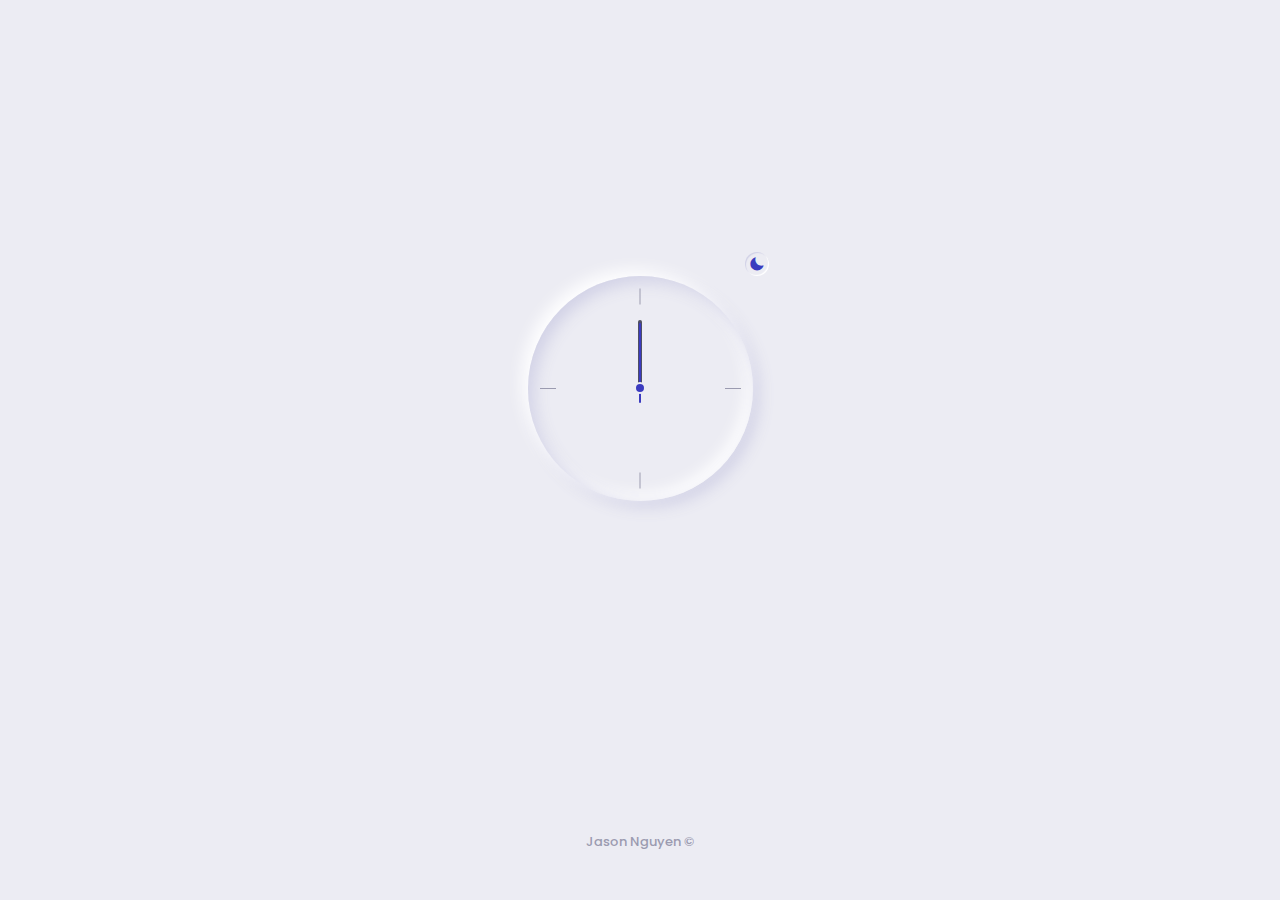
<file: assets/project/clock/index.html>
<!DOCTYPE html>
<html lang="en">

<head>
    <meta charset="UTF-8">
    <meta name="viewport" content="width=device-width, initial-scale=1.0">

    <!--=============== FAVICON ===============-->
    <link rel="shortcut icon" href="assets/favicon.png" type="image/x-icon">

    <!--==================== BOXICONS ====================-->
    <link rel="stylesheet" href="https://cdn.jsdelivr.net/npm/boxicons@latest/css/boxicons.min.css">

    <!--==================== CSS ==========-->
    <link rel="stylesheet" href="assets/css/styles.css">

    <title>Clock Ui</title>
</head>

<body>
    <section class="clock container">
        <div class="clock__container grid">
            <div class="clock__content grid">
                <div class="clock__circle">
                    <span class="clock__twelve"></span>
                    <span class="clock__three"></span>
                    <span class="clock__six"></span>
                    <span class="clock__nine"></span>

                    <div class="clock__rounder"></div>
                    <div class="clock__hour" id="clock-hour"></div>
                    <div class="clock__minutes" id="clock-minutes"></div>
                    <div class="clock__seconds" id="clock-seconds"></div>

                    <!-- Dark/light button -->
                    <div class="clock__theme">
                        <i class='bx bxs-moon' id="theme-button"></i>
                    </div>
                </div>

                <div>
                    <div class="clock__text">
                        <div class="clock__text-hour" id="text-hour"></div>
                        <div class="clock__text-minutes" id="text-minutes"></div>
                        <div class="clock__text-ampm" id="text-ampm"></div>
                    </div>

                    <div class="clock__date">
                        <!-- <span id="date-day-week"></span> -->
                        <span id="date-day"></span>
                        <span id="date-month"></span>
                        <span id="date-year"></span>
                    </div>
                </div>
            </div>

            <a href="" target="_blank" class="clock__logo">Jason Nguyen &#169;</a>
        </div>
    </section>

    <!--==================== MAIN JS ====================-->
    <script src="assets/js/main.js"></script>
</body>

</html>
</file>
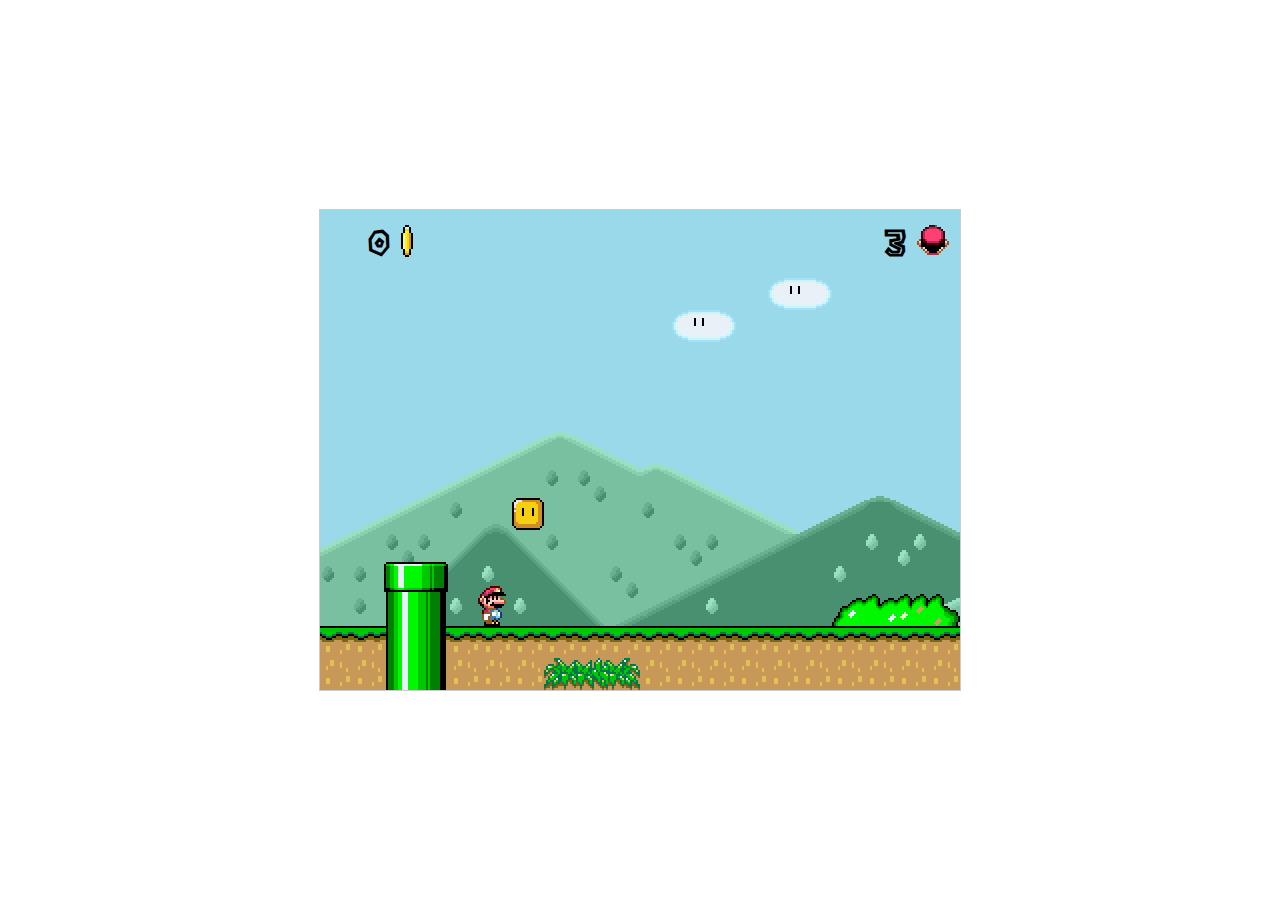
<file: assets/project/mario/index.html>
﻿<!doctype html>
<html>
<head>
<meta charset=utf-8 />
<title>Super Mario by NXS</title>
<link href="Content/style.css" rel="stylesheet" />
</head>
<body>
<div id="game">
<div id="world">
</div>
<div id="coinNumber" class="gauge">0</div>
<div id="coin" class="gaugeSprite"></div>
<div id="liveNumber" class="gauge">0</div>
<div id="live" class="gaugeSprite"></div>
</div>
<iframe width="0" height="0" src="https://www.youtube.com/embed/SB1VqLCTFpA?rel=0&autoplay=1" frameborder="0" allow="accelerometer; autoplay; encrypted-media; gyroscope; picture-in-picture" allowfullscreen></iframe>
<script src="https://ajax.googleapis.com/ajax/libs/jquery/1.7.2/jquery.min.js"></script>
<script>window.jQuery || document.write('<script src="Scripts/jQuery.js"><\/script>')</script>
<script src="Scripts/testlevels.js"></script>
<script src="Scripts/oop.js"></script>
<script src="Scripts/keys.js"></script>
<script src="Scripts/constants.js"></script>
<script src="Scripts/main.js"></script>
</body>
</html>
</file>
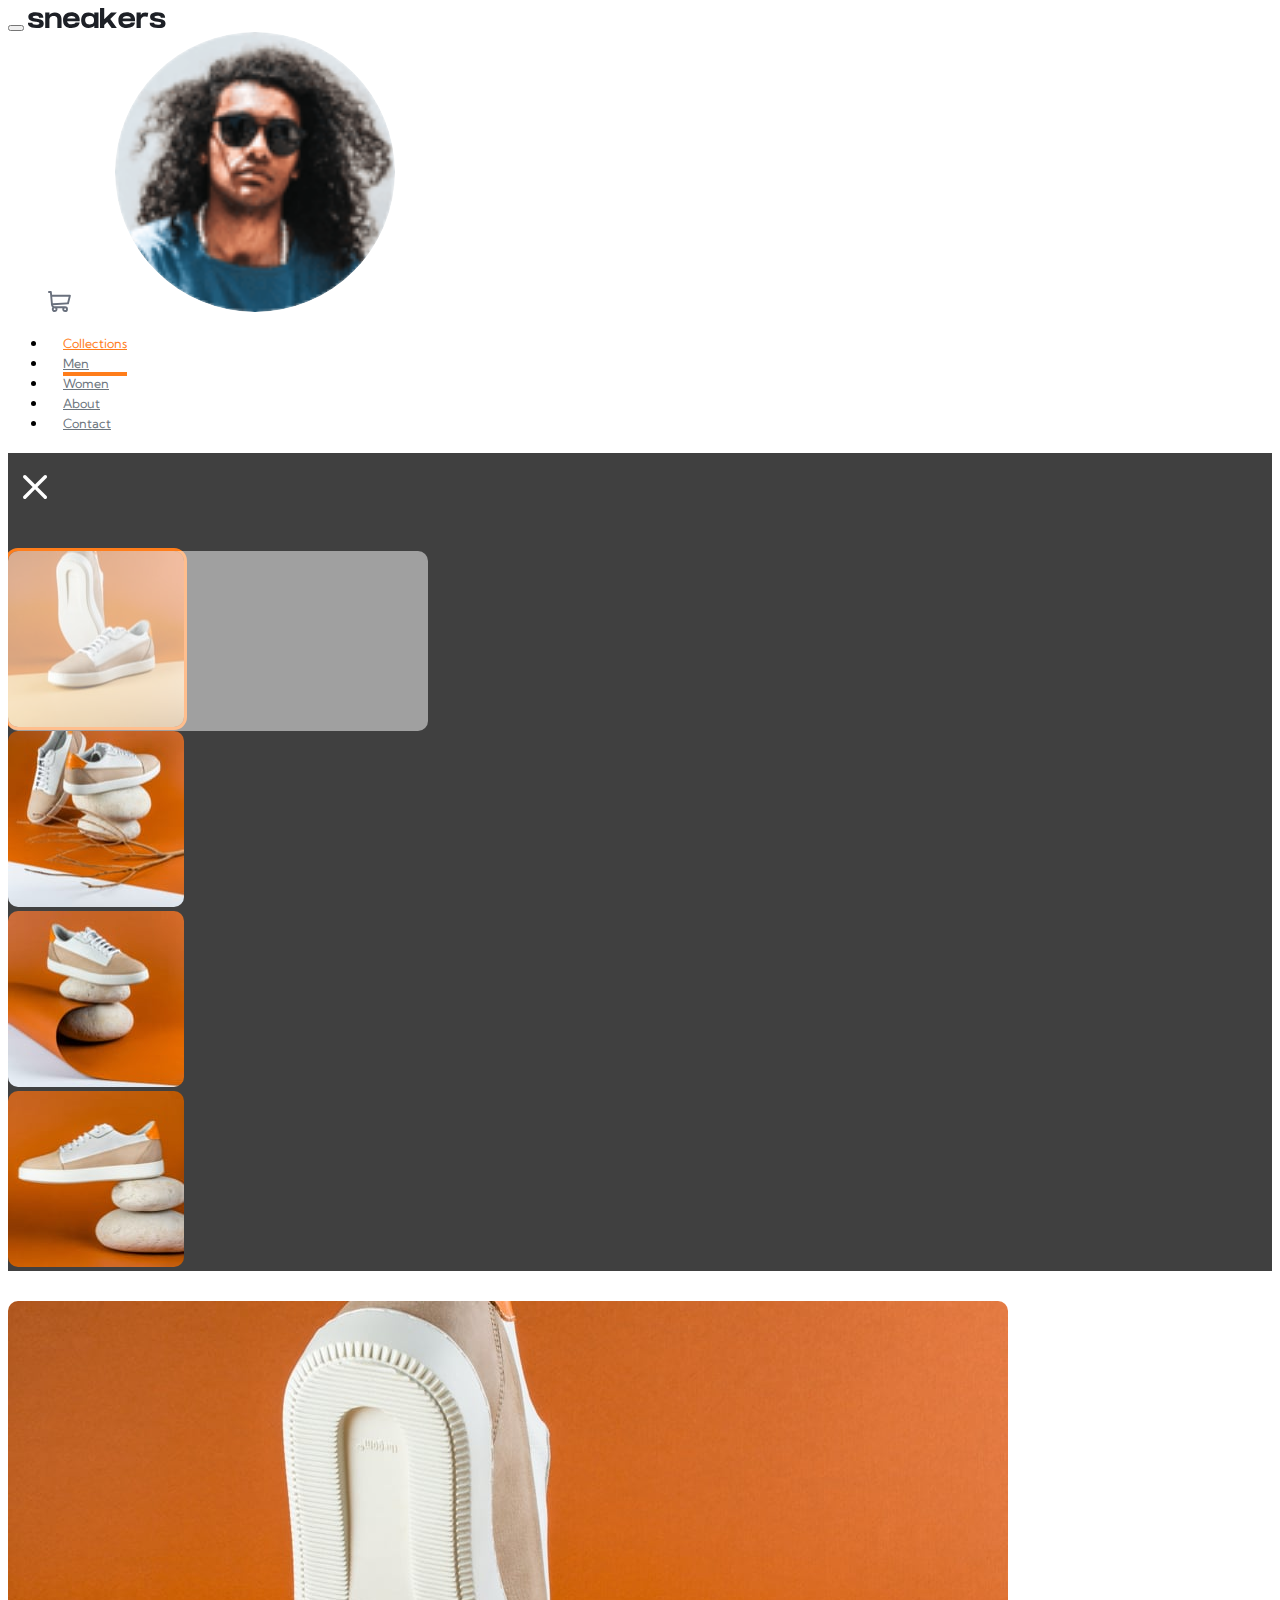
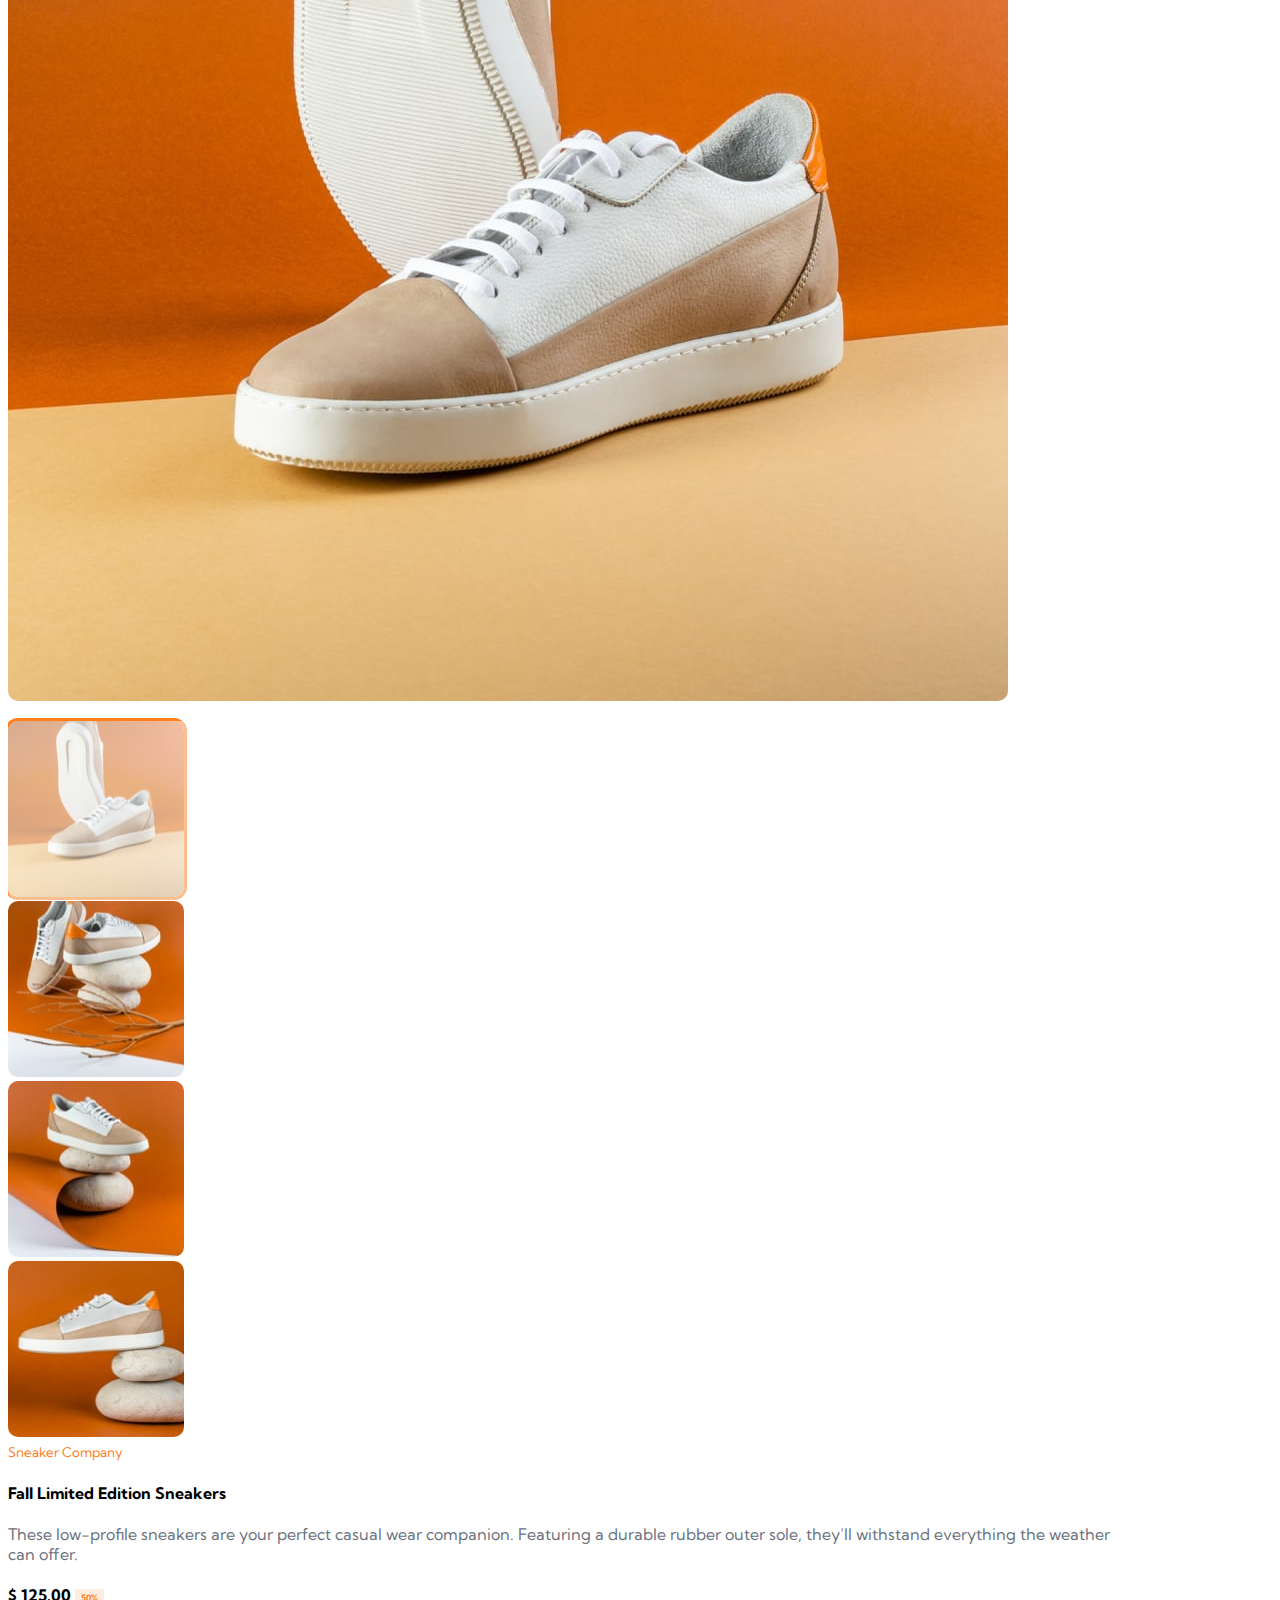
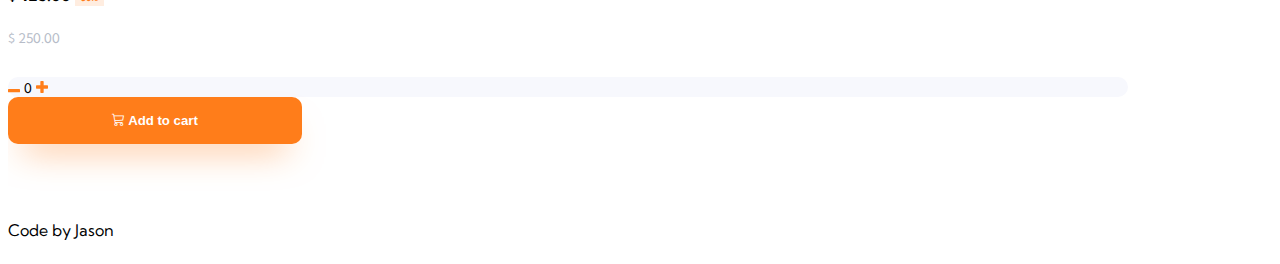
<file: assets/project/sneaker/index.html>
<!DOCTYPE html>
<html lang="en">

<head>
  <meta charset="UTF-8">
  <meta name="viewport" content="width=device-width, initial-scale=1.0">
  <!-- displays site properly based on user's device -->
  <link href="https://cdn.jsdelivr.net/npm/bootstrap@5.0.2/dist/css/bootstrap.min.css" rel="stylesheet"
    integrity="sha384-EVSTQN3/azprG1Anm3QDgpJLIm9Nao0Yz1ztcQTwFspd3yD65VohhpuuCOmLASjC" crossorigin="anonymous">
  <link rel="stylesheet" href="https://cdn.jsdelivr.net/npm/bootstrap-icons@1.7.1/font/bootstrap-icons.css">
  <link rel="preconnect" href="https://fonts.googleapis.com">
  <link rel="preconnect" href="https://fonts.gstatic.com" crossorigin>
  <link href="https://fonts.googleapis.com/css2?family=Kumbh+Sans:wght@400;700&display=swap" rel="stylesheet">
  <link rel="stylesheet" href="./src/client/public/css/main.css">

  <title>E-commerce product page</title>

</head>

<body>
  <!-- #starting the header section -->
  <header>
    <!-- #starting the navbar -->
    <nav class="navbar navbar-expand-lg py-0 py-lg-2 ">
      <div class="nav-container container-lg px-4 px-lg-3 py-3 border-bottom justify-content-between">
        <div class="left-menu d-flex">
          <button class="navbar-toggler navbar-light pt-0" type="button" data-bs-toggle="collapse"
            data-bs-target="#navbarNav" aria-controls="navbarNav" aria-expanded="false" aria-label="Toggle navigation">
            <span class="navbar-toggler-icon"></span>
          </button>
          <a class="navbar-brand me-4 me-lg-4 " href="#">
            <img class="img-fluid" src="./images/logo.svg" alt="logo">
          </a>


        </div>
        <div class="right-list order-lg-3 justify-content-end text-end">

          <a class="btn position-relative p-0">
            <img class="cart-icon" src="./images/icon-cart.svg" width="23" alt="cart-icon">
            <span class="position-absolute top-0 start-100 translate-middle badge rounded-pill">
              <div class="num-items">0</div>
              <span class="visually-hidden">You have items in your cart</span>
            </span></a>

          <img src="./images/image-avatar.png" class="icon-avatar" width="25%" alt="profile-image">
        </div>
        <div class="collapse navbar-collapse order-lg-2 flex-grow-0" id="navbarNav">
          <ul class="navbar-nav ">
            <li class="nav-item">
              <a class="nav-link  active" aria-current="page" href="#">Collections</a>
            </li>
            <li class="nav-item">
              <a class="nav-link" href="#">Men</a>
            </li>
            <li class="nav-item">
              <a class="nav-link" href="#">Women</a>
            </li>
            <li class="nav-item">
              <a class="nav-link" href="#">About</a>
            </li>
            <li class="nav-item">
              <a class="nav-link" href="#">Contact</a>
            </li>
          </ul>
        </div>
      </div>
    </nav>
  </header>
  <!-- ################################################################################################################################
               cart items showed and hid on clicking 
################################################################################################################################ -->
  <div class="cart-container container-lg ">
    <div class="row row1 justify-content-lg-end justify-content-center align-items-top">
      <div class="card px-0">
        <div class="card-header bg-white">
          <h5 class="fw-bold mb-0">Cart</h5>
        </div>
        <div class="card-body card-empty">
          <p class="card-text text-center fw-bold">Your cart is empty.</p>
        </div>
        <div class="card-body card-full">
          <div class="row row2 justify-content-around align-items-start">
            <div class="col-2 p-0 item-img pe-0 rounded-3">

              <img class="img-fluid rounded-3" src="./images/image-product-1-thumbnail.jpg" alt="prdouct to buy">
            </div>
            <div class="col-8 pe-0">
              <p class="lead mb-1">Fall Limited Edition Sneakers</p>
              <p>$<span class="i-price me-2">125</span>x<span class="i-num mx-2">3</span><span
                  class="total fw-bold text-dark">$375.00</span></p>
            </div>
            <div class="col-1 p-0 align-self-center delete">
              <img src="./images/icon-delete.svg" alt="">
            </div>
          </div>
        </div>
      </div>
    </div>
  </div>
  </div>


  <!-- ################################################################################################################################
               cart items showed and hid on clicking  finsihed
################################################################################################################################ -->

  <!-- ####################################
finishing the header
#################################### -->

  <!-- ################################################################################################################################
 here am going to make the modal for showing the carts
 ############################################################################################################################### -->
  <div class="modal fade" id="lightbox" tabindex="-1" aria-labelledby="lightbox" aria-hidden="true">
    <div class="modal-dialog modal-dialog-centered ">
      <div class="modal-content customize-modal-bg">
        <h1 class="align-self-end" data-bs-dismiss="modal" aria-label="Close"><i class="bi bi-type-bold bi-x"></i></h1>
        <div class="modal-body p-0">
          <div class="container-fluid p-0">
            <div class="row justify-content-around align-items-center product-container">
              <div class="product-images">
                <div class="product-big-image slide ">
                  <div class="arrow-next"></div>
                  <img class="img-fluid " src="./images/image-product-1.jpg" alt="main-product-image">
                  <div class="arrow-prev"></div>
                </div>
                <div class="product-big-image slide">
                  <div class="arrow-next"></div>
                  <img class="img-fluid" src="./images/image-product-2.jpg" alt="main-product-image">
                  <div class="arrow-prev"></div>
                </div>
                <div class="product-big-image slide">
                  <div class="arrow-next"></div>
                  <img class="img-fluid" src="./images/image-product-3.jpg" alt="main-product-image">
                  <div class="arrow-prev"></div>
                </div>
                <div class="product-big-image slide">
                  <div class="arrow-next"></div>
                  <img class="img-fluid" src="./images/image-product-4.jpg" alt="main-product-image">
                  <div class="arrow-prev"></div>
                </div>
                <div class="product-thumbnails row px-5 pt-2 justify-content-between align-items-center">
                  <div class="col-3 product-thumbnail">
                    <div class="img-cover active">
                      <img src="./images/image-product-1-thumbnail.jpg" alt="product-1-thumb" class="img-fluid">
                    </div>
                  </div>
                  <div class="col-3 product-thumbnail">
                    <div class="img-cover">
                      <img src="./images/image-product-2-thumbnail.jpg" alt="product-2-thumb" class="img-fluid">
                    </div>
                  </div>
                  <div class="col-3 product-thumbnail">
                    <div class="img-cover">
                      <img src="./images/image-product-3-thumbnail.jpg" alt="product-3-thumb" class="img-fluid">
                    </div>
                  </div>
                  <div class="col-3 product-thumbnail">
                    <div class="img-cover">
                      <img src="./images/image-product-4-thumbnail.jpg" alt="product-4-thumb" class="img-fluid">
                    </div>
                  </div>
                </div>
              </div>
            </div>
          </div>
        </div>
      </div>
    </div>
  </div>

  <!-- ################################################################################################################################
      finishing the modal for showing the carts
 ############################################################################################################################### -->

  <!-- ####################################
starting the main
#################################### -->
  <main>
    <section id="product">
      <div class="product-container container-lg p-0 p-lg-auto ">
        <div class="row justify-content-around align-items-center">
          <div class="product-images col-lg-5 col-xxl-6 px-lg-5">
            <div class="product-big-image main-one">
              <a class="btn border-0 p-0" data-bs-toggle="modal" data-bs-target="#lightbox">
                <div class="arrow-next"></div>
                <img class="img-fluid" src="./images/image-product-1.jpg" alt="main-product-image">
                <div class="arrow-prev"></div>
              </a>
            </div>
            <div class="product-thumbnails d-none d-lg-block  ">
              <div class="row  justify-content-between align-items-center">
                <div class="col-3 product-thumbnail">
                  <a class="btn border-0 p-0" data-bs-toggle="modal" data-bs-target="#lightbox">
                    <div class="img-cover thumb active">

                      <img src="./images/image-product-1-thumbnail.jpg" alt="product-1-thumb" class="img-fluid ">

                    </div>
                  </a>
                </div>
                <div class="col-3 product-thumbnail">
                  <a class="btn border-0 p-0" data-bs-toggle="modal" data-bs-target="#lightbox">
                    <div class="img-cover thumb">
                      <img src="./images/image-product-2-thumbnail.jpg" alt="product-2-thumb" class="img-fluid ">
                    </div>
                  </a>
                </div>
                <div class="col-3 product-thumbnail">
                  <a class="btn border-0 p-0" data-bs-toggle="modal" data-bs-target="#lightbox">
                    <div class="img-cover thumb">
                      <img src="./images/image-product-3-thumbnail.jpg" alt="product-3-thumb" class="img-fluid ">
                    </div>
                  </a>
                </div>
                <div class="col-3 product-thumbnail">
                  <a class="btn border-0 p-0" data-bs-toggle="modal" data-bs-target="#lightbox">
                    <div class="img-cover thumb">
                      <img src="./images/image-product-4-thumbnail.jpg" alt="product-4-thumb" class="img-fluid ">
                    </div>
                  </a>
                </div>
              </div>
            </div>
          </div>

          <div class="product-desc pt-4 pt-lg-auto col-lg-6 pe-3 ps-5">
            <div class="desc-text pe-4">
              <small class="company fw-bold text-uppercase">Sneaker Company</small>
              <h4 class="display-6 fw-bold py-3">Fall Limited Edition Sneakers</h4>
              <p class=" pb-3">These low-profile sneakers are your perfect casual wear companion. Featuring a
                durable rubber outer sole, they’ll withstand everything the weather can offer.
              </p>
              <div class="clear-fix" style="clear: both"></div>
              <h4 class="fw-bold d-flex align-items-center mb-3 price">$ 125.00 <span
                  class="badge discount ms-3">50%</span></h4>
              <small class="b-discount fw-bold text-decoration-line-through">$ 250.00</small>
              <div class="clear-fix" style="clear: both"></div>
              <div class="price-quant row ">
                <div class="col-lg-4 pb-3 pb-lg-0">
                  <div class="quant d-flex flex-row justify-content-between align-items-center px-3 py-3 ">
                    <svg class="minus" width="12" height="4" xmlns="http://www.w3.org/2000/svg"
                      xmlns:xlink="http://www.w3.org/1999/xlink">
                      <defs>
                        <path
                          d="M11.357 3.332A.641.641 0 0 0 12 2.69V.643A.641.641 0 0 0 11.357 0H.643A.641.641 0 0 0 0 .643v2.046c0 .357.287.643.643.643h10.714Z"
                          id="a" />
                      </defs>
                      <use fill="#FF7E1B" fill-rule="nonzero" xlink:href="#a" />
                    </svg>
                    <small class="fw-bold">0</small>
                    <svg class="plus" width="12" height="12" xmlns="http://www.w3.org/2000/svg"
                      xmlns:xlink="http://www.w3.org/1999/xlink">
                      <defs>
                        <path
                          d="M12 7.023V4.977a.641.641 0 0 0-.643-.643h-3.69V.643A.641.641 0 0 0 7.022 0H4.977a.641.641 0 0 0-.643.643v3.69H.643A.641.641 0 0 0 0 4.978v2.046c0 .356.287.643.643.643h3.69v3.691c0 .356.288.643.644.643h2.046a.641.641 0 0 0 .643-.643v-3.69h3.691A.641.641 0 0 0 12 7.022Z"
                          id="b" />
                      </defs>
                      <use fill="#FF7E1B" fill-rule="nonzero" xlink:href="#b" />
                    </svg>
                  </div>
                </div>
                <div class="col-lg-8 d-grid gap-0 mx-auto  cart-button pt-1 pt-lg-0">
                  <button class="text-nowrap mx-lg-auto text-center py-3 ">
                    <i class="bi bi-cart3 me-2" width="16"></i>
                    Add to cart
                  </button>
                </div>
              </div>
            </div>
          </div>
        </div>
      </div>
      </div>
    </section>
  </main>
  <!-- ############################################################################################################################
      //  finsished the main part i hope you liked it
############################################################################################################################ -->
  <footer class="footer text-center py-4 py-lg-2 ">
    <p class="small text-muted">Code by Jason</p>
  </footer>

  <script src="https://code.jquery.com/jquery-3.6.0.min.js"
    integrity="sha256-/xUj+3OJU5yExlq6GSYGSHk7tPXikynS7ogEvDej/m4=" crossorigin="anonymous"></script>
  <script src="https://cdn.jsdelivr.net/npm/bootstrap@5.0.2/dist/js/bootstrap.bundle.min.js"
    integrity="sha384-MrcW6ZMFYlzcLA8Nl+NtUVF0sA7MsXsP1UyJoMp4YLEuNSfAP+JcXn/tWtIaxVXM"
    crossorigin="anonymous"></script>
  <script src="./src/client/public/js/main.js"></script>
</body>

</html>
</file>
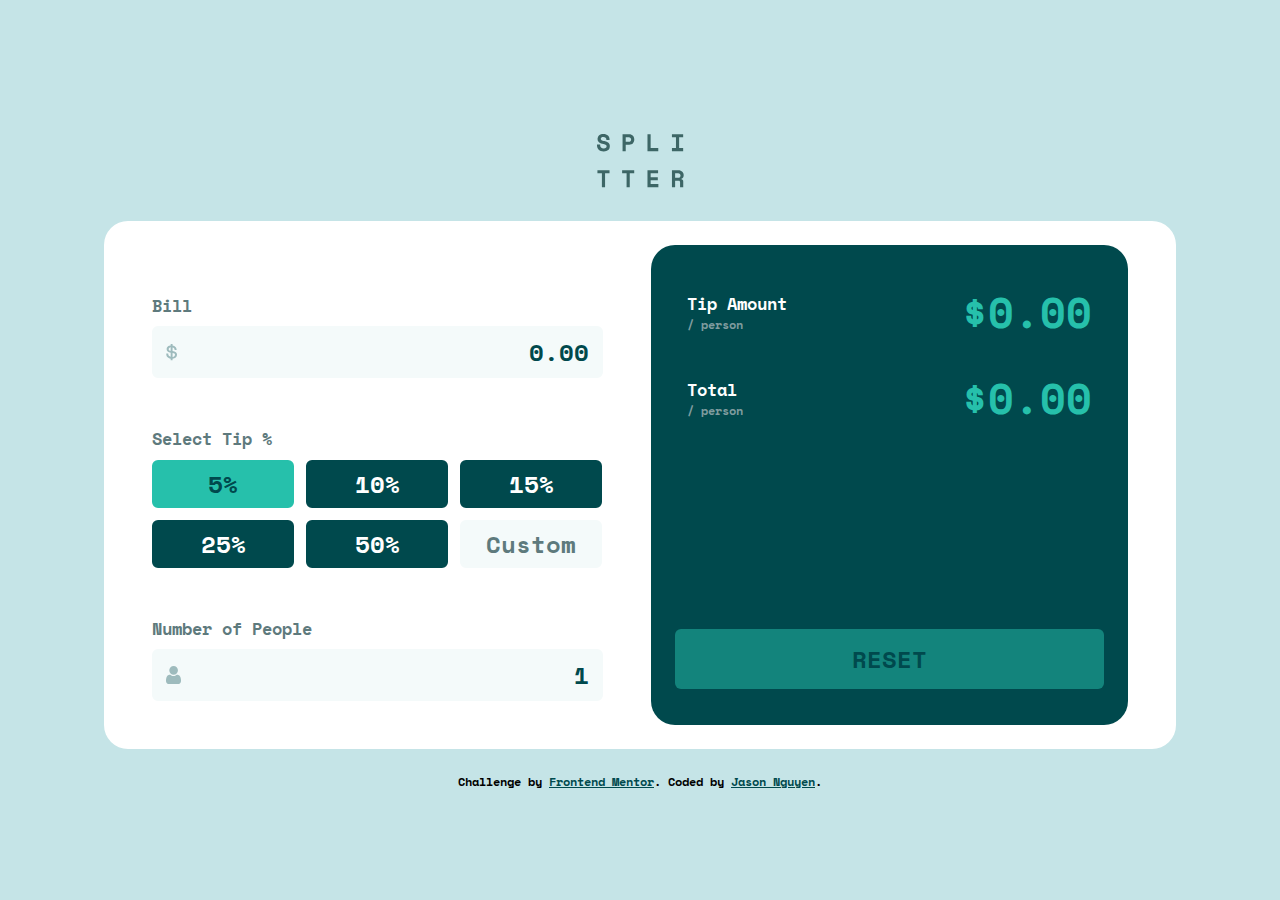
<file: assets/project/splitter/index.html>
<!DOCTYPE html>
<html lang="en">

<head>
    <meta charset="UTF-8" />
    <meta name="viewport" content="width=device-width, initial-scale=1.0" />
    <!-- displays site properly based on user's device -->

    <link rel="icon" type="image/png" sizes="32x32" href="./images/favicon-32x32.png" />

    <link rel="preconnect" href="https://fonts.googleapis.com" />
    <link rel="preconnect" href="https://fonts.gstatic.com" crossorigin />
    <link href="https://fonts.googleapis.com/css2?family=Space+Mono:wght@400;500;700&display=swap" rel="stylesheet" />

    <script src="./js/script.js" defer></script>

    <link rel="stylesheet" href="./style/style.css" />

    <title>Frontend Mentor | Tip calculator app</title>
</head>

<body>
    <div class="body-container">
        <header class="logo">
            <img src="./images/logo.svg" alt="Splitter logo" />
        </header>

        <main class="main-container">
            <div class="container inputs-container">
                <section class="bill-section input-section">
                    <div class="title-container">
                        <h2 class="section-title">Bill</h2>
                    </div>
                    <section class="num-input-section bill-input-section">
                        <img class="input-icon" src="./images/icon-dollar.svg" alt="Dollar sign icon" />
                        <input class="input bill-input" type="number" value="0.00" placeholder="Bill Amount" />
                    </section>
                </section>

                <section class="tip-section input-section">
                    <h2 class="section-title">Select Tip %</h2>
                    <section class="tip-amount-section">
                        <div class="tip-selected tip-button tip0">5%</div>
                        <div class="tip-button tip1">10%</div>
                        <div class="tip-button tip2">15%</div>
                        <div class="tip-button tip3">25%</div>
                        <div class="tip-button tip4">50%</div>
                        <input type="number" placeholder="Custom" class="tip-custom tip-button tip5" />
                    </section>
                </section>

                <section class="num-people-section input-section">
                    <div class="title-container">
                        <h2 class="section-title">Number of People</h2>
                        <h3 class="section-title section-error people-error">
                            Can't be zero
                        </h3>
                    </div>
                    <section class="num-input-section people-input-section">
                        <img class="input-icon" src="./images/icon-person.svg" alt="Person icon" />
                        <input class="input people-input" type="number" value="1" placeholder="People to Split" />
                    </section>
                </section>
            </div>

            <div class="container calc-container">
                <section class="calc-section tip-section">
                    <div class="calc-title">
                        <h2 class="section-title">Tip Amount</h2>
                        <h3 class="section-subtitle">/ person</h3>
                    </div>
                    <h4 class="calc-money">
                        $<span class="calc-money tip-per-person">0.00</span>
                    </h4>
                </section>

                <section class="calc-section total-section">
                    <div class="calc-title">
                        <h2 class="section-title">Total</h2>
                        <h3 class="section-subtitle">/ person</h3>
                    </div>
                    <h4 class="calc-money">
                        $<span class="calc-money total-per-person">0.00</span>
                    </h4>
                </section>

                <button class="reset-button" disabled>RESET</button>
            </div>
        </main>

        <footer class="attribution">
            Challenge by
            <a class="attribution-link" href="https://www.frontendmentor.io?ref=challenge" target="_blank">Frontend
                Mentor</a>. Coded by
            <a class="attribution-link" href="https://github.com/Son2301" target="_blank">Jason Nguyen</a>.
        </footer>
    </div>
</body>

</html>
</file>
<file: assets/project/clock/assets/css/styles.css>
/*=============== GOOGLE FONTS ===============*/
@import url("https://fonts.googleapis.com/css2?family=Poppins:wght@400;500&display=swap");

/*=============== VARIABLES CSS ===============*/
:root {
  /*========== Colors ==========*/
  --hue-color: 240;

  --first-color: hsl(var(--hue-color), 53%, 49%);
  --title-color: hsl(var(--hue-color), 53%, 15%);
  --text-color: hsl(var(--hue-color), 12%, 35%);
  --text-color-light: hsl(var(--hue-color), 12%, 65%);
  --white-color: #FFF;
  --body-color: hsl(var(--hue-color), 24%, 94%);

  /*========== Font and typography ==========*/
  --body-font: 'Poppins', sans-serif;
  --biggest-font-size: 3rem;
  --small-font-size: .813rem;
  --smaller-font-size: .75rem;
  --tiny-font-size: .625rem;

  /*========== Font weight ==========*/
  --font-medium: 500;

  /*========== Margenes Bottom ==========*/
  --mb-0-25: .25rem;
  --mb-1: 1rem;
  --mb-1-5: 1.5rem;
  --mb-2-5: 2.5rem;

  /*========== z index ==========*/
  --z-normal: 1;
  --z-tooltip: 10;
}

@media screen and (min-width: 968px) {
  :root {
    --biggest-font-size: 3.5rem;
    --small-font-size: .875rem;
    --smaller-font-size: .813rem;
    --tiny-font-size: .75rem;
  }
}

/*========== Variables Dark theme ==========*/
body.dark-theme {
  --title-color: hsl(var(--hue-color), 12%, 95%);
  --text-color: hsl(var(--hue-color), 12%, 75%);
  --body-color: hsl(var(--hue-color), 10%, 16%);
}

/*========== Button Dark/Light ==========*/
.clock__theme {
  position: absolute;
  top: -1.5rem;
  right: -1rem;
  display: flex;
  padding: .25rem;
  border-radius: 50%;
  box-shadow: inset -1px -1px 1px hsla(var(--hue-color), 0%, 100%, 1),
    inset 1px 1px 1px hsla(var(--hue-color), 30%, 86%, 1);
  color: var(--first-color);
  cursor: pointer;
  transition: .4s; // For dark mode animation
}

/*========== Box shadow Dark theme ==========*/
.dark-theme .clock__circle {
  box-shadow: 6px 6px 16px hsla(var(--hue-color), 8%, 12%, 1),
    -6px -6px 16px hsla(var(--hue-color), 8%, 20%, 1),
    inset -6px -6px 16px hsla(var(--hue-color), 8%, 20%, 1),
    inset 6px 6px 12px hsla(var(--hue-color), 8%, 12%, 1);
}

.dark-theme .clock__theme {
  box-shadow: inset -1px -1px 1px hsla(var(--hue-color), 8%, 20%, 1),
    inset 1px 1px 1px hsla(var(--hue-color), 8%, 12%, 1);
}

/*=============== BASE ===============*/
* {
  box-sizing: border-box;
  padding: 0;
  margin: 0;
}

body {
  margin: 0;
  font-family: var(--body-font);
  background-color: var(--body-color);
  color: var(--text-color);
  transition: .4s; // For dark mode animation
}

a {
  text-decoration: none;
}

/*=============== REUSABLE CSS CLASSES ===============*/
.container {
  max-width: 968px;
  margin-left: var(--mb-1);
  margin-right: var(--mb-1);
}

.grid {
  display: grid;
}

/*=============== CLOCK ===============*/
.clock__container {
  height: 100vh;
  grid-template-rows: 1fr max-content;
}

.clock__circle {
  position: relative;
  width: 225px;
  height: 225px;
  box-shadow: -6px -6px 16px var(--white-color),
    6px 6px 16px hsla(var(--hue-color), 30%, 86%, 1),
    inset 6px 6px 16px hsla(var(--hue-color), 30%, 86%, 1),
    inset -6px -6px 16px var(--white-color);
  border-radius: 50%;
  justify-self: center;
  display: flex;
  justify-content: center;
  align-items: center;
  transition: .4s; // For dark mode animation
}

.clock__content {
  align-self: center;
  row-gap: 3.5rem;
}

.clock__twelve,
.clock__three,
.clock__six,
.clock__nine {
  position: absolute;
  width: 1rem;
  height: 1px;
  background-color: var(--text-color-light);
}

.clock__twelve,
.clock__six {
  transform: translateX(-50%) rotate(90deg);
}

.clock__twelve {
  top: 1.25rem;
  left: 50%;
}

.clock__three {
  top: 50%;
  right: .75rem;
}

.clock__six {
  bottom: 1.25rem;
  left: 50%;
}

.clock__nine {
  left: .75rem;
  top: 50%;
}

.clock__rounder {
  width: .75rem;
  height: .75rem;
  background-color: var(--first-color);
  border-radius: 50%;
  border: 2px solid var(--body-color);
  z-index: var(--z-tooltip);
}

.clock__hour,
.clock__minutes,
.clock__seconds {
  position: absolute;
  display: flex;
  justify-content: center;
}

.clock__hour {
  width: 105px;
  height: 105px;
}

.clock__hour::before {
  content: '';
  position: absolute;
  background-color: var(--text-color);
  width: .25rem;
  height: 3rem;
  border-radius: .75rem;
  z-index: var(--z-normal);
}

.clock__minutes {
  width: 136px;
  height: 136px;
}

.clock__minutes::before {
  content: '';
  position: absolute;
  background-color: var(--text-color);
  width: .25rem;
  height: 4rem;
  border-radius: .75rem;
  z-index: var(--z-normal);
}

.clock__seconds {
  width: 130px;
  height: 130px;
}

.clock__seconds::before {
  content: '';
  position: absolute;
  background-color: var(--first-color);
  width: .125rem;
  height: 5rem;
  border-radius: .75rem;
  z-index: var(--z-normal);
}

.clock__logo {
  width: max-content;
  justify-self: center;
  margin-bottom: var(--mb-2-5);
  font-size: var(--smaller-font-size);
  font-weight: var(--font-medium);
  color: var(--text-color-light);
  transition: .3s;
}

.clock__logo:hover {
  color: var(--first-color);
}

.clock__text {
  display: flex;
  justify-content: center;
}

.clock__text-hour,
.clock__text-minutes {
  font-size: var(--biggest-font-size);
  font-weight: var(--font-medium);
  color: var(--title-color);
}

.clock__text-ampm {
  font-size: var(--tiny-font-size);
  color: var(--title-color);
  font-weight: var(--font-medium);
  margin-left: var(--mb-0-25);
}

.clock__date {
  text-align: center;
  font-size: var(--small-font-size);
  font-weight: var(--font-medium);
}

/*=============== MEDIA QUERIES ===============*/
/* For large devices */
@media screen and (min-width: 968px) {
  .container {
    margin-left: auto;
    margin-right: auto;
  }

  .clock__logo {
    margin-bottom: 3rem;
  }
}
</file>
<file: assets/project/mario/Content/style.css>
﻿@font-face {
   font-family: 'SMB';
   src: local('Super Mario Bros.'),
        url('fonts/Super Mario Bros.ttf') format('truetype');
   font-style: normal;
}

#game {
	height: 480px; width: 640px; position: absolute; left: 50%; top: 50%;
	margin-left: -321px; margin-top: -241px; border: 1px solid #ccc; overflow: hidden;
}
#world { 
	margin: 0; padding: 0; height: 100%; width: 100%; position: absolute;
	bottom: 0; left: 0; z-index: 0;
}
.gauge {
	margin: 0; padding: 0; height: 50px; width: 70px; text-align: right; font-size: 2em;
	font-weight: bold; position: absolute; top: 17px; right: 52px; z-index: 1000;
	position: absolute; font-family: 'SMB';
}
.gaugeSprite {
	margin: 0; padding: 0; z-index: 1000; position: absolute;
}
#coinNumber {
	left: 0;
}
#liveNumber {
	right: 52px;
}
#coin {
	height: 32px; width: 32px; background-image : url(mario-objects.png);
	background-position: 0 0; top: 15px; left: 70px;
}
#live {
	height: 40px; width: 40px; background-image : url(mario-sprites.png);
	background-position : 0 -430px; top: 12px; right: 8px;
}
.figure {
	margin: 0; padding: 0; z-index: 99; position: absolute;
}
.matter {
	margin: 0; padding: 0; z-index: 95; position: absolute; width: 32px; height: 32px;
}
</file>
<file: assets/project/sneaker/src/client/public/css/main.css>
body, html {
  font-family: 'Kumbh Sans', sans-serif;
  -webkit-box-sizing: border-box;
          box-sizing: border-box;
  overflow-x: hidden;
}

*, *:before, *:after {
  -webkit-box-sizing: inherit;
          box-sizing: inherit;
}

section {
  padding: 5rem 0;
}

.badge {
  font-size: 0.55em;
  padding: 0.37em 0.66em;
}

.container-lg {
  max-width: 1120px;
}

@media (max-width: 428px) {
  nav .left-menu {
    max-width: 185px;
  }
}

nav .navbar-toggler {
  font-size: inherit;
}

nav .navbar-toggler .navbar-toggler-icon {
  width: 1em;
  height: 1em;
}

nav .navbar-toggler:focus {
  -webkit-box-shadow: none;
          box-shadow: none;
}

nav a.navbar-brand {
  padding-top: 0.2rem;
}

nav a.navbar-brand img {
  vertical-align: 0%;
}

nav #navbarNav ul .nav-item {
  padding-left: .9375rem;
}

nav #navbarNav ul .nav-item a {
  position: relative;
  font-size: 0.7875rem;
  color: #6c757d;
}

nav #navbarNav ul .nav-item a:hover, nav #navbarNav ul .nav-item a:focus, nav #navbarNav ul .nav-item a.active {
  color: #ff7d1a;
}

nav #navbarNav ul .nav-item a:after {
  position: absolute;
  content: "";
  width: 100%;
  height: 4px;
  background-color: transparent;
  bottom: -1.5625rem;
  left: 0;
  -webkit-transition: background-color .3s ease-in-out;
  transition: background-color .3s ease-in-out;
}

@media (max-width: 900px) {
  nav #navbarNav ul .nav-item a:after {
    display: none;
  }
}

nav #navbarNav ul .nav-item a:hover:after, nav #navbarNav ul .nav-item a:focus:after, nav #navbarNav ul .nav-item a.active:after {
  position: absolute;
  content: "";
  width: 100%;
  height: 4px;
  background-color: #ff7d1a;
  bottom: -1.5625rem;
  left: 0;
  -webkit-transition: background-color .3s ease-in-out;
  transition: background-color .3s ease-in-out;
}

@media (max-width: 428px) {
  nav .right-list {
    max-width: 125px;
  }
}

nav .right-list a span {
  background-color: #ff7d1a;
  font-size: 0.65em;
  padding: 0.30em 0.76em;
  display: none;
}

nav .right-list img {
  margin-left: 2.5rem;
  cursor: pointer;
}

@media (max-width: 428px) {
  nav .right-list img {
    margin-left: 0;
  }
}

nav .right-list img.icon-avatar {
  outline: 3px solid white;
  border-radius: 50%;
  -webkit-transition: outline 0.3s ease-in-out;
  transition: outline 0.3s ease-in-out;
}

@media (max-width: 900px) {
  nav .right-list img.icon-avatar {
    margin-left: 30px;
  }
}

nav .right-list img.icon-avatar:hover {
  outline: 3px solid #ff7d1a;
  border-radius: 50%;
  -webkit-transition: outline 0.3s ease-in-out;
  transition: outline 0.3s ease-in-out;
}

.cart-container {
  position: relative;
}

.cart-container div.row1 {
  position: absolute;
  top: 0;
  right: 1%;
  z-index: 2;
}

@media (max-width: 900px) {
  .cart-container div.row1 {
    right: 0;
    left: 0;
    top: 1rem;
  }
}

.cart-container div.row1 .card {
  top: -21px;
  width: 22.5rem;
  height: 16.5rem;
  -webkit-box-shadow: 2px 24px 32px -3px rgba(0, 0, 0, 0.17);
          box-shadow: 2px 24px 32px -3px rgba(0, 0, 0, 0.17);
  border: 0;
  border-radius: 10px;
  display: none;
}

@media (max-width: 900px) {
  .cart-container div.row1 .card {
    top: 0;
    width: 90%;
    height: 18rem;
  }
}

.cart-container div.row1 .card .card-header {
  padding: 1.79rem 1rem;
}

.cart-container div.row1 .card .card-header h5 {
  font-size: 0.7875rem;
}

.cart-container div.row1 .card .card-body p {
  color: #68707d;
  font-size: 1rem;
}

.cart-container div.row1 .card .card-body.card-empty {
  line-height: 9.7rem;
}

.cart-container div.row1 .card .card-body.card-full {
  display: none;
}

.cart-container div.row1 .card .card-body.card-full .delete {
  cursor: pointer;
}

@media (max-width: 900px) {
  #product {
    padding: 0;
  }
}

@media (min-width: 1024px) and (max-width: 1380px) {
  #product {
    padding: 30px 0 60px 0;
  }
}

#product .product-container .product-images img {
  border-radius: .625rem;
  cursor: pointer;
}

@media (max-width: 900px) {
  #product .product-container .product-images img {
    border-radius: 0;
  }
}

#product .product-container .product-images .product-big-image a {
  position: relative;
}

#product .product-container .product-images .product-big-image a .arrow-next, #product .product-container .product-images .product-big-image a .arrow-prev {
  position: absolute;
  content: "";
  background-color: #fff;
  background-size: 30%;
  background-repeat: no-repeat;
  width: 55.5px;
  height: 55.5px;
  border: 1px solid #fff;
  top: calc(50% - 33px/2);
  cursor: pointer;
  -webkit-transition: background-image 0.2s ease-in-out;
  transition: background-image 0.2s ease-in-out;
  border-radius: 50%;
}

@media (min-width: 1024px) {
  #product .product-container .product-images .product-big-image a .arrow-next, #product .product-container .product-images .product-big-image a .arrow-prev {
    display: none;
  }
}

#product .product-container .product-images .product-big-image a .arrow-prev {
  background-image: url(../../../../images/icon-previous.svg);
  background-position: 44% center;
  left: -28px;
}

@media (max-width: 900px) {
  #product .product-container .product-images .product-big-image a .arrow-prev {
    left: 4%;
  }
}

#product .product-container .product-images .product-big-image a .arrow-prev:hover {
  background-image: url(../../../../images/icon-previous-Hover.svg);
  -webkit-transition: background-image 0.2s ease-in-out;
  transition: background-image 0.2s ease-in-out;
}

#product .product-container .product-images .product-big-image a .arrow-next {
  background-image: url(../../../../images/icon-next.svg);
  background-position: 54% center;
  right: -28px;
}

@media (max-width: 900px) {
  #product .product-container .product-images .product-big-image a .arrow-next {
    right: 4%;
  }
}

#product .product-container .product-images .product-big-image a .arrow-next:hover {
  background-image: url(../../../../images/icon-next-Hover.svg);
  -webkit-transition: background-image 0.2s ease-in-out;
  transition: background-image 0.2s ease-in-out;
}

#product .product-container .product-images .product-thumbnails {
  margin-top: 1.875rem;
}

@media (min-width: 1024px) and (max-width: 1380px) {
  #product .product-container .product-images .product-thumbnails {
    margin-top: 1rem;
  }
}

#product .product-container .product-images .product-thumbnails .product-thumbnail .img-cover {
  position: relative;
  border-radius: .625rem;
  cursor: pointer;
}

#product .product-container .product-images .product-thumbnails .product-thumbnail .img-cover::after {
  content: "";
  position: absolute;
  top: 0;
  left: 0;
  width: 100%;
  height: 100%;
  border-radius: .625rem;
  background-color: white;
  opacity: 0;
  -webkit-transition: all .3s ease-in-out;
  transition: all .3s ease-in-out;
}

#product .product-container .product-images .product-thumbnails .product-thumbnail .img-cover.active::after, #product .product-container .product-images .product-thumbnails .product-thumbnail .img-cover:hover:after {
  opacity: 0.5;
  -webkit-transition: all .3s ease-in-out;
  transition: all .3s ease-in-out;
}

#product .product-container .product-images .product-thumbnails .product-thumbnail .img-cover.active img {
  outline: 3px solid #ff7d1a;
}

#product .product-desc .desc-text p {
  color: #68707d;
}

#product .product-desc .desc-text small.b-discount {
  color: #b6bcc8;
}

#product .product-desc .desc-text .company {
  color: #ff7d1a;
}

#product .product-desc .desc-text h4.price .badge {
  color: #ff7d1a;
  background-color: #ffede0;
}

#product .product-desc .desc-text .price-quant {
  margin-top: 30px;
}

#product .product-desc .desc-text .price-quant .quant {
  background-color: #f7f8fd;
  border-radius: 10px;
}

#product .product-desc .desc-text .price-quant .quant svg {
  cursor: pointer;
  -webkit-transition: opacity 0.2s ease-in-out;
  transition: opacity 0.2s ease-in-out;
}

#product .product-desc .desc-text .price-quant .quant svg:hover {
  opacity: 0.7;
  -webkit-transition: opacity 0.2s ease-in-out;
  transition: opacity 0.2s ease-in-out;
}

#product .product-desc .desc-text .price-quant .cart-button button {
  padding: 1rem 6.5rem;
  font-size: 0.825rem;
  color: white;
  background-color: #ff7d1a;
  border-radius: 10px;
  border: 0;
  font-weight: 700;
  -webkit-box-shadow: 0 20px 35px -15px rgba(255, 125, 26, 0.6);
          box-shadow: 0 20px 35px -15px rgba(255, 125, 26, 0.6);
  -webkit-transition: opacity 0.2s ease-in-out;
  transition: opacity 0.2s ease-in-out;
}

@media (max-width: 900px) {
  #product .product-desc .desc-text .price-quant .cart-button button {
    font-size: 1rem;
  }
}

#product .product-desc .desc-text .price-quant .cart-button button:hover {
  opacity: 0.7;
  -webkit-transition: opacity 0.3s ease-in-out;
  transition: opacity 0.3s ease-in-out;
}

#product .product-desc .desc-text .price-quant .cart-button button i {
  font-size: 0.8rem;
}

@media (max-width: 900px) {
  #product .product-desc .desc-text .price-quant .cart-button button i {
    font-size: 1rem;
  }
}

.modal {
  background-color: rgba(0, 0, 0, 0.75);
}

.modal .modal-dialog {
  max-width: 554px;
}

@media (min-width: 1024px) and (max-width: 1380px) {
  .modal .modal-dialog {
    max-width: 420px;
  }
}

.modal .modal-dialog .modal-content {
  background-color: transparent;
  border: 0;
}

.modal .modal-dialog .modal-content h1 {
  cursor: pointer;
}

.modal .modal-dialog .modal-content img {
  border-radius: .625rem;
  cursor: pointer;
}

@media (max-width: 900px) {
  .modal .modal-dialog .modal-content img {
    border-radius: 0;
  }
}

.modal .modal-dialog .modal-content h1 i {
  font-size: 3.4rem;
  padding: 0;
  color: #fff;
}

.modal .modal-dialog .modal-content h1 i:hover {
  color: #ff7d1a;
}

.modal .modal-dialog .modal-content h1 i.bi::before {
  width: 2.6875rem;
}

.modal .modal-dialog .modal-content .product-big-image {
  display: none;
  position: relative;
}

.modal .modal-dialog .modal-content .product-big-image.active {
  display: block;
}

.modal .modal-dialog .modal-content .product-big-image .arrow-next, .modal .modal-dialog .modal-content .product-big-image .arrow-prev {
  position: absolute;
  content: "";
  background-color: #fff;
  background-size: 30%;
  background-repeat: no-repeat;
  width: 55.5px;
  height: 55.5px;
  border: 1px solid #fff;
  top: calc(50% - 33px/2);
  cursor: pointer;
  -webkit-transition: background-image 0.2s ease-in-out;
  transition: background-image 0.2s ease-in-out;
  border-radius: 50%;
}

.modal .modal-dialog .modal-content .product-big-image .arrow-prev {
  background-image: url(../../../../images/icon-previous.svg);
  background-position: 44% center;
  left: -28px;
}

@media (max-width: 900px) {
  .modal .modal-dialog .modal-content .product-big-image .arrow-prev {
    left: 4%;
  }
}

.modal .modal-dialog .modal-content .product-big-image .arrow-prev:hover {
  background-image: url(../../../../images/icon-previous-Hover.svg);
  -webkit-transition: background-image 0.2s ease-in-out;
  transition: background-image 0.2s ease-in-out;
}

.modal .modal-dialog .modal-content .product-big-image .arrow-next {
  background-image: url(../../../../images/icon-next.svg);
  background-position: 54% center;
  right: -28px;
}

@media (max-width: 900px) {
  .modal .modal-dialog .modal-content .product-big-image .arrow-next {
    right: 4%;
  }
}

.modal .modal-dialog .modal-content .product-big-image .arrow-next:hover {
  background-image: url(../../../../images/icon-next-Hover.svg);
  -webkit-transition: background-image 0.2s ease-in-out;
  transition: background-image 0.2s ease-in-out;
}

.modal .modal-dialog .modal-content .product-thumbnails {
  margin-top: 1.875rem;
}

.modal .modal-dialog .modal-content .product-thumbnails .product-thumbnail .img-cover {
  position: relative;
  border-radius: .625rem;
  cursor: pointer;
}

.modal .modal-dialog .modal-content .product-thumbnails .product-thumbnail .img-cover::after {
  content: "";
  position: absolute;
  top: 0;
  left: 0;
  width: 100%;
  height: 100%;
  border-radius: .625rem;
  background-color: white;
  opacity: 0;
  -webkit-transition: all .3s ease-in-out;
  transition: all .3s ease-in-out;
}

@media (max-width: 900px) {
  .modal .modal-dialog .modal-content .product-thumbnails .product-thumbnail .img-cover::after {
    border-radius: 0;
  }
}

.modal .modal-dialog .modal-content .product-thumbnails .product-thumbnail .img-cover.active::after, .modal .modal-dialog .modal-content .product-thumbnails .product-thumbnail .img-cover:hover:after {
  opacity: 0.5;
  -webkit-transition: all .3s ease-in-out;
  transition: all .3s ease-in-out;
}

.modal .modal-dialog .modal-content .product-thumbnails .product-thumbnail .img-cover.active img {
  outline: 3px solid #ff7d1a;
}
/*# sourceMappingURL=main.css.map */
</file>
<file: assets/project/splitter/style/style.css>
* {
    margin: 0;
    padding: 0;
    font-family: 'Space Mono', monospace;
    font-size: 24px;
    --lightcyan1: hsl(185, 41%, 84%);
    --lightcyan2: hsl(189, 41%, 97%);
    --verydarkcyan: hsl(183, 100%, 15%);
    --darkcyan1: hsl(186, 14%, 43%);
    --darkcyan2: hsl(184, 14%, 56%);
    --white: hsl(0, 0%, 100%);
    --strongcyan: hsl(172, 67%, 45%);
    --error: red;
}

.body-container {
    display: flex;
    flex-direction: column;
    align-items: center;
    justify-content: center;
    height: 100%;
    width: 100%;
    background-color: var(--lightcyan1);
    min-height: 100vh;
    padding: 1rem 0;
}

.logo {
    padding: 1rem;
}

.main-container {
    display: flex;
    flex-direction: column;
    align-items: center;
    justify-content: center;
    padding: 2rem 1rem;
    background-color: var(--white);
    border-radius: 1rem;
}

.inputs-container {
    width: 100%;
}

.input-section {
    margin: 1rem 0;
}

.title-container {
    display: flex;
    flex-direction: row;
    justify-content: space-between;
}

.section-title {
    font-size: 0.7rem;
    margin-bottom: 0.5em;
    color: var(--darkcyan1);
}

.section-error {
    color: var(--error);
}

.num-input-section {
    display: flex;
    flex-direction: row;
    background-color: var(--lightcyan2);
    align-items: center;
    padding: 0 0.5rem;
    height: 2rem;
    border-radius: 0.25rem;
    border: var(--lightcyan2) 2px solid;
}

.input {
    border: none;
    width: 100%;
    background: none;
    text-align: right;
    font-weight: bold;
    color: var(--verydarkcyan);
}

.input:focus {
    outline: var(--strongcyan);
}

.num-input-section:hover {
    border: var(--strongcyan) 2px solid;
}

.num-input-section:active {
    border: var(--strongcyan) 2px solid;
}

.input-icon {
    height: 0.75rem;
}

.input-selected {
    border-color: var(--strongcyan);
}

.people-error {
    display: none;
}

.error {
    border-color: var(--error);
}

.error:hover {
    border-color: var(--error);
}

.tip-section {
    display: flex;
    flex-direction: column;
}

.tip-custom {
    border: none;
    width: 100%;
}

.tip-amount-section {
    display: grid;
    padding: 0;
    grid-template-areas: 'tip0 tip1' 'tip2 tip3' 'tip4 tip5';
    grid-gap: 0.5rem;
}

.tip-button {
    text-align: center;
    background-color: var(--verydarkcyan);
    color: var(--white);
    font-weight: 600;
    border-radius: 0.25rem;
    border: 3px var(--verydarkcyan) solid;
    width: calc(45vw - 1rem);
    padding: 0.125rem 0;
}

.tip0 {
    grid-area: tip0;
}

.tip1 {
    grid-area: tip1;
}

.tip2 {
    grid-area: tip2;
}

.tip3 {
    grid-area: tip3;
}

.tip4 {
    grid-area: tip4;
}

.tip5 {
    grid-area: tip5;
}

.tip-selected {
    background-color: var(--strongcyan);
    color: var(--verydarkcyan);
    border-color: var(--strongcyan);
}

.tip-button:hover {
    background-color: var(--strongcyan);
    color: var(--verydarkcyan);
    border-color: var(--strongcyan);
}

.tip-custom {
    background-color: var(--lightcyan2);
    text-align: right;
    color: var(--verydarkcyan);
    border-color: var(--lightcyan2);
    outline: none;
    width: calc(45vw - 1.5rem);
    padding-right: 0.5rem;
}

.tip-custom:hover {
    background-color: var(--lightcyan2);
    border-color: var(--strongcyan);
}

.tip-custom:focus {
    border-color: var(--strongcyan);
}

.tip-custom::placeholder {
    color: var(--darkcyan1);
}

.tip-selected.tip-custom {
    border-color: var(--strongcyan);
}

.calc-container {
    width: calc(100% - 2rem);
    border-radius: 1rem;
    background-color: var(--verydarkcyan);
    display: flex;
    flex-direction: column;
    padding: 1rem;
}

.calc-section {
    display: flex;
    flex-direction: row;
    justify-content: space-between;
    align-items: center;
    margin: 0.5rem;
}

.calc-title .section-title {
    color: var(--white);
    margin-bottom: 0;
}

.calc-title .section-subtitle {
    font-size: 0.5rem;
    color: var(--darkcyan2);
}

.calc-money {
    font-size: 1.75rem;
    color: var(--strongcyan);
}

.reset-button {
    background-color: var(--strongcyan);
    border: none;
    width: 100%;
    padding: 0.5rem;
    font-weight: bold;
    color: var(--verydarkcyan);
    border-radius: 0.25rem;
    margin-top: 0.5rem;
    opacity: 1;
}

.reset-button:hover {
    background-color: var(--lightcyan1);
}

.reset-button:focus {
    outline: none;
    background-color: var(--lightcyan2);
}

.reset-button:disabled {
    opacity: 0.5;
}

.reset-button:disabled:hover {
    background-color: var(--strongcyan);
}

.attribution {
    margin: 0 2rem;
    margin-top: 1rem;
    text-align: center;
    font-size: 0.5rem;
    font-weight: bold;
}

.attribution-link {
    font-size: 0.5rem;
    color: var(--verydarkcyan);
}

/* removes up and down arrows in number inputs */

input::-webkit-outer-spin-button,
input::-webkit-inner-spin-button {
    -webkit-appearance: none;
    margin: 0;
}

input[type='number'] {
    -moz-appearance: textfield;
}

@media only screen and (min-width: 900px) {
    .body-container {
        padding: 0;
    }
    .main-container {
        flex-direction: row;
        height: 18rem;
    }
    .container {
        height: 100%;
        display: flex;
        flex-direction: column;
        align-items: stretch;
    }
    .main-container {
        width: 80%;
    }
    .inputs-container {
        margin: 0 1rem;
    }
    .calc-container {
        margin: 0 1rem;
    }
    .tip-amount-section {
        display: grid;
        padding: 0;
        grid-template-areas: 'tip0 tip1 tip2' 'tip3 tip4 tip5';
        grid-gap: 0.5rem;
    }
    .tip-button {
        text-align: center;
        font-weight: 600;
        border-radius: 0.25rem;
        width: calc(12.5vw - 1rem);
        padding: 0.125rem 0;
    }
    .reset-button {
        margin-top: auto;
        margin-bottom: 0.5rem;
    }
}

@media only screen and (min-width: 1400px) {
    .main-container {
        width: 50%;
    }
    .tip-button {
        text-align: center;
        font-weight: 600;
        border-radius: 0.25rem;
        width: calc(10vw - 1rem);
        padding: 0.125rem 0;
    }
}

@media only screen and (min-width: 1600px) {
    .tip-button {
        text-align: center;
        font-weight: 600;
        border-radius: 0.25rem;
        width: calc(8vw - 1rem);
        padding: 0.125rem 0;
    }
}
</file>
